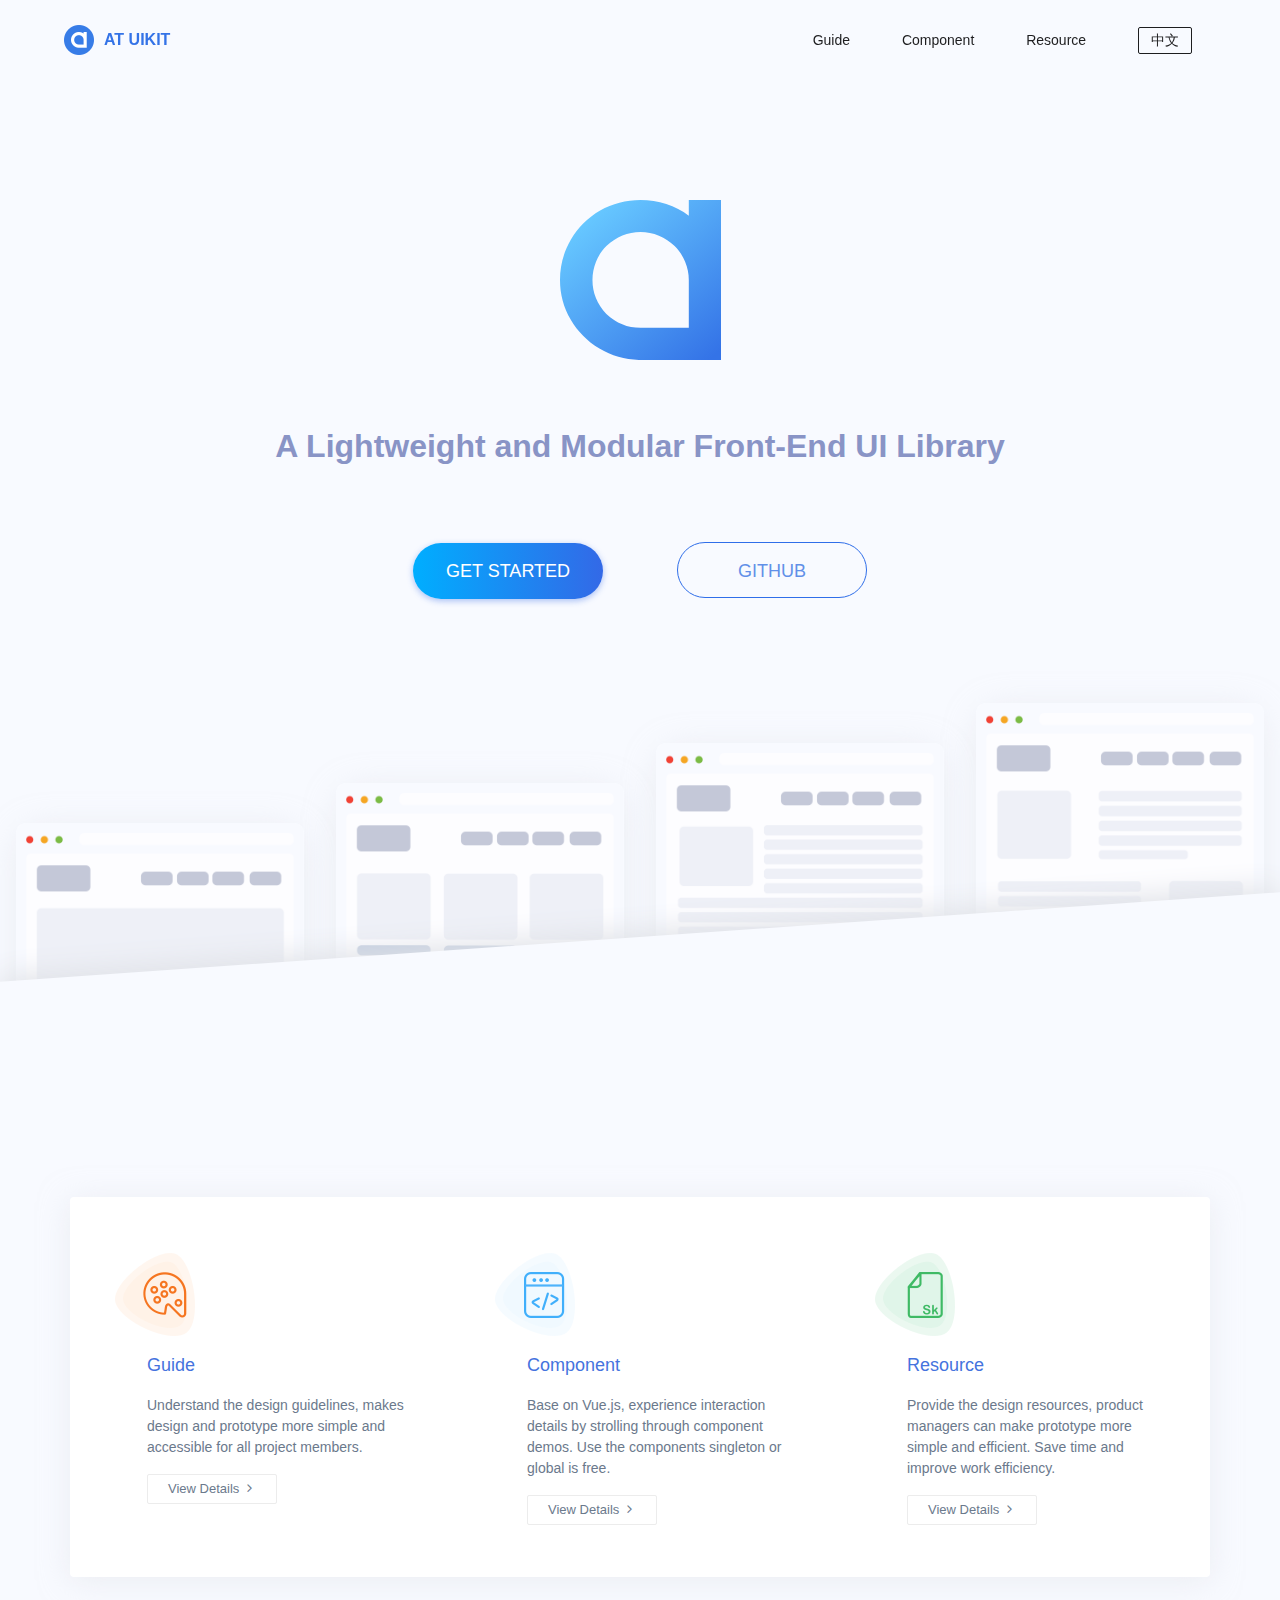
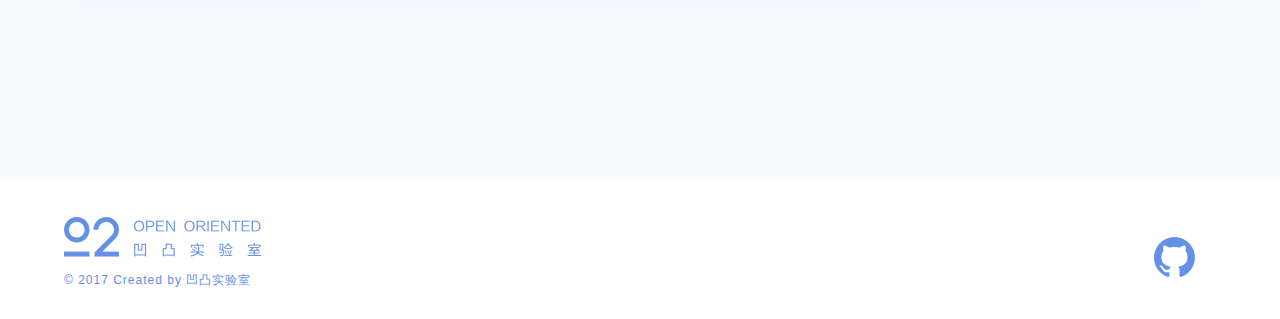
<file: index.html>
<!DOCTYPE html><html><head><meta charset=utf-8><title>AT UI | O2Team</title><meta name=description content="A fresh and flat UI-Kit specially for desktop application, made with ♥ by Vue.js 2.0"><meta name=keywords content="AT, ATUI, UIKIT, Vue, Components, 凹凸实验室, Aotu, 前端开发, 全栈开发, IOS开发, Android开发"><meta http-equiv=x-ua-compatible content="ie=edge"><meta name=viewport content="width=device-width,initial-scale=1,maximum-scale=1"><link rel=apple-touch-icon sizes=57x57 href=favicons/apple-touch-icon-57x57.png><link rel=apple-touch-icon sizes=60x60 href=favicons/apple-touch-icon-60x60.png><link rel=apple-touch-icon sizes=72x72 href=favicons/apple-touch-icon-72x72.png><link rel=apple-touch-icon sizes=76x76 href=favicons/apple-touch-icon-76x76.png><link rel=apple-touch-icon sizes=114x114 href=favicons/apple-touch-icon-114x114.png><link rel=apple-touch-icon sizes=120x120 href=favicons/apple-touch-icon-120x120.png><link rel=apple-touch-icon sizes=144x144 href=favicons/apple-touch-icon-144x144.png><link rel=apple-touch-icon sizes=152x152 href=favicons/apple-touch-icon-152x152.png><link rel=apple-touch-icon sizes=180x180 href=favicons/apple-touch-icon-180x180.png><meta name=apple-mobile-web-app-capable content=yes><meta name=apple-mobile-web-app-status-bar-style content=black-translucent><meta name=apple-mobile-web-app-title content=at-ui><meta name=mobile-web-app-capable content=yes><meta name=theme-color content=#fff><meta name=application-name content=at-ui><link rel=icon type=image/png sizes=32x32 href=favicons/favicon-32x32.png><link rel=icon type=image/png sizes=16x16 href=favicons/favicon-16x16.png><link rel="shortcut icon" href=favicons/favicon.ico><link rel=apple-touch-startup-image media="(device-width: 320px) and (device-height: 480px) and (-webkit-device-pixel-ratio: 1)" href=favicons/apple-touch-startup-image-320x460.png><link rel=apple-touch-startup-image media="(device-width: 320px) and (device-height: 480px) and (-webkit-device-pixel-ratio: 2)" href=favicons/apple-touch-startup-image-640x920.png><link rel=apple-touch-startup-image media="(device-width: 320px) and (device-height: 568px) and (-webkit-device-pixel-ratio: 2)" href=favicons/apple-touch-startup-image-640x1096.png><link rel=apple-touch-startup-image media="(device-width: 375px) and (device-height: 667px) and (-webkit-device-pixel-ratio: 2)" href=favicons/apple-touch-startup-image-750x1294.png><link rel=apple-touch-startup-image media="(device-width: 414px) and (device-height: 736px) and (orientation: landscape) and (-webkit-device-pixel-ratio: 3)" href=favicons/apple-touch-startup-image-1182x2208.png><link rel=apple-touch-startup-image media="(device-width: 414px) and (device-height: 736px) and (orientation: portrait) and (-webkit-device-pixel-ratio: 3)" href=favicons/apple-touch-startup-image-1242x2148.png><link rel=apple-touch-startup-image media="(device-width: 768px) and (device-height: 1024px) and (orientation: landscape) and (-webkit-device-pixel-ratio: 1)" href=favicons/apple-touch-startup-image-748x1024.png><link rel=apple-touch-startup-image media="(device-width: 768px) and (device-height: 1024px) and (orientation: portrait) and (-webkit-device-pixel-ratio: 1)" href=favicons/apple-touch-startup-image-768x1004.png><link rel=apple-touch-startup-image media="(device-width: 768px) and (device-height: 1024px) and (orientation: landscape) and (-webkit-device-pixel-ratio: 2)" href=favicons/apple-touch-startup-image-1496x2048.png><link rel=apple-touch-startup-image media="(device-width: 768px) and (device-height: 1024px) and (orientation: portrait) and (-webkit-device-pixel-ratio: 2)" href=favicons/apple-touch-startup-image-1536x2008.png><link href=static/css/main.c0dfd7.css rel=stylesheet></head><body><div id=app></div><script type=text/javascript src=static/js/vendor.c45bc9.js></script><script type=text/javascript src=static/js/main.fe5ecd.js></script></body></html>
</file>
